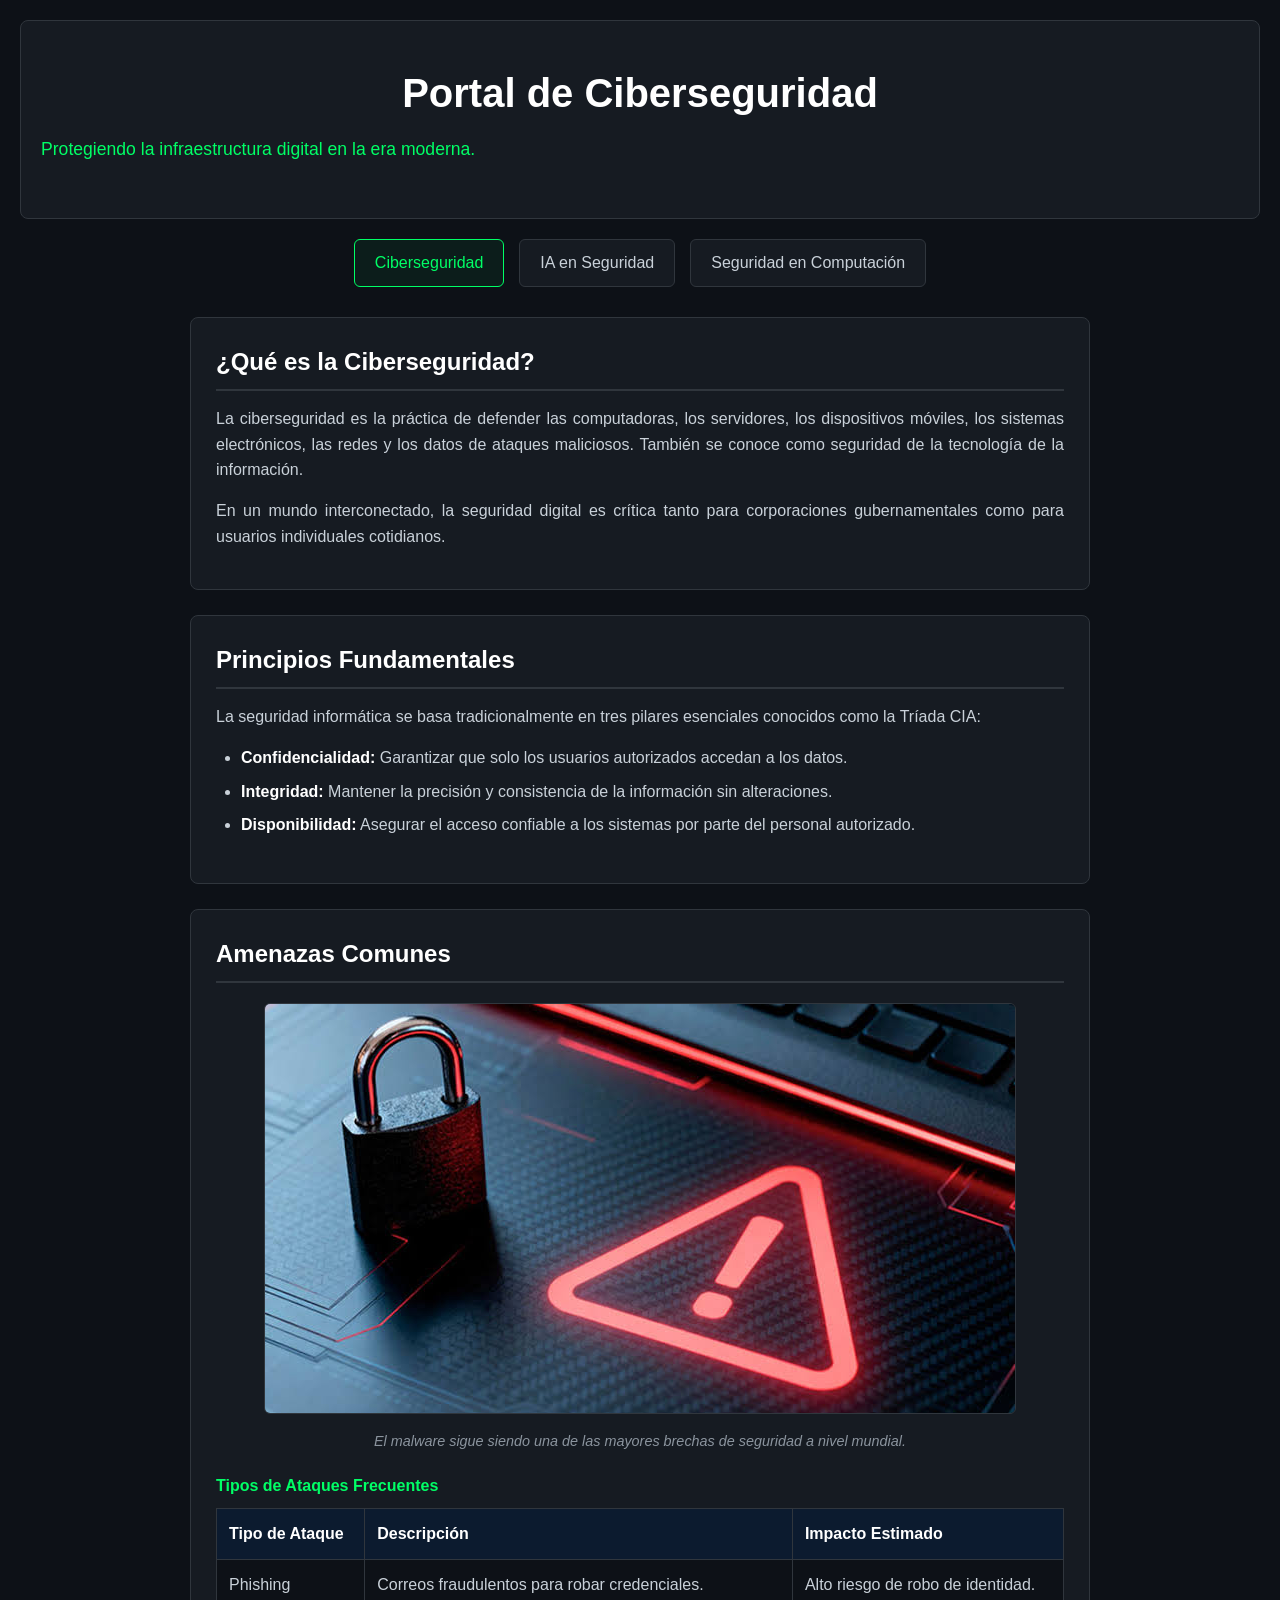
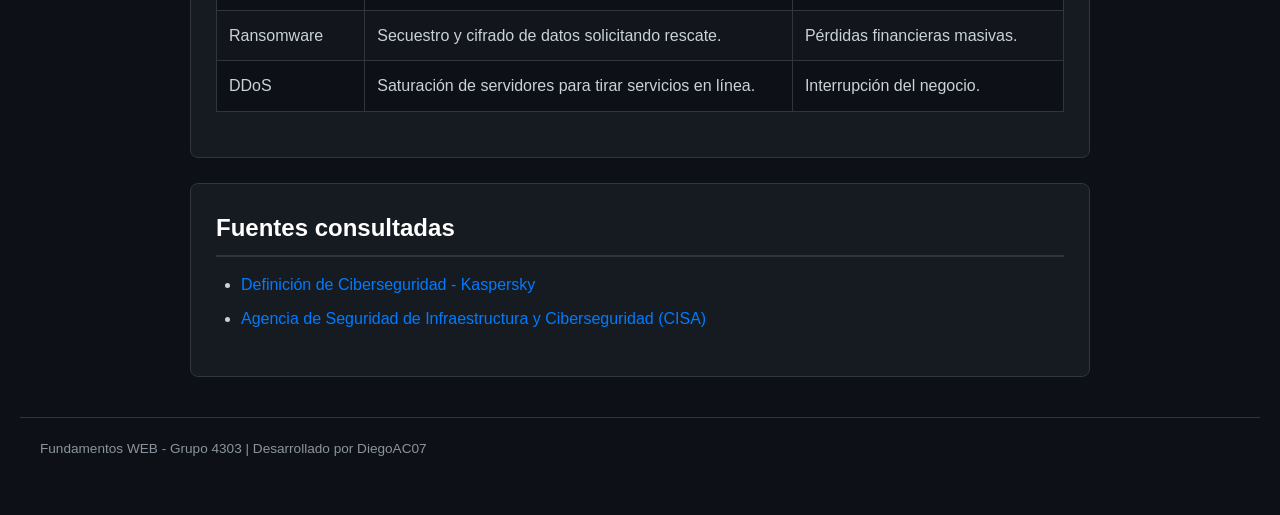
<file: index.html>
<!DOCTYPE html>
<html lang="es">
<head>
    <meta charset="UTF-8">
    <meta name="viewport" content="width=device-width, initial-scale=1.0">
    <title>Fundamentos de Ciberseguridad</title>
    <link rel="stylesheet" href="styles.css">
</head>
<body>
    <header>
        <h1>Portal de Ciberseguridad</h1>
        <p>Protegiendo la infraestructura digital en la era moderna.</p>
    </header>
    
    <nav>
        <a href="index.html" class="active">Ciberseguridad</a>
        <a href="ia.html">IA en Seguridad</a>
        <a href="computacion.html">Seguridad en Computación</a>
    </nav>
    
    <main>
        <section>
            <h2>¿Qué es la Ciberseguridad?</h2>
            <p>La ciberseguridad es la práctica de defender las computadoras, los servidores, los dispositivos móviles, los sistemas electrónicos, las redes y los datos de ataques maliciosos. También se conoce como seguridad de la tecnología de la información.</p>
            <p>En un mundo interconectado, la seguridad digital es crítica tanto para corporaciones gubernamentales como para usuarios individuales cotidianos.</p>
        </section>

        <section>
            <h2>Principios Fundamentales</h2>
            <p>La seguridad informática se basa tradicionalmente en tres pilares esenciales conocidos como la Tríada CIA:</p>
            <ul>
                <li><strong>Confidencialidad:</strong> Garantizar que solo los usuarios autorizados accedan a los datos.</li>
                <li><strong>Integridad:</strong> Mantener la precisión y consistencia de la información sin alteraciones.</li>
                <li><strong>Disponibilidad:</strong> Asegurar el acceso confiable a los sistemas por parte del personal autorizado.</li>
            </ul>
        </section>

        <section>
            <h2>Amenazas Comunes</h2>
            <figure>
                <img src="img/tema1.jpg" alt="Representación visual de un ataque de malware en una red informática">
                <figcaption>El malware sigue siendo una de las mayores brechas de seguridad a nivel mundial.</figcaption>
            </figure>
            
            <table>
                <caption>Tipos de Ataques Frecuentes</caption>
                <thead>
                    <tr>
                        <th>Tipo de Ataque</th>
                        <th>Descripción</th>
                        <th>Impacto Estimado</th>
                    </tr>
                </thead>
                <tbody>
                    <tr>
                        <td>Phishing</td>
                        <td>Correos fraudulentos para robar credenciales.</td>
                        <td>Alto riesgo de robo de identidad.</td>
                    </tr>
                    <tr>
                        <td>Ransomware</td>
                        <td>Secuestro y cifrado de datos solicitando rescate.</td>
                        <td>Pérdidas financieras masivas.</td>
                    </tr>
                    <tr>
                        <td>DDoS</td>
                        <td>Saturación de servidores para tirar servicios en línea.</td>
                        <td>Interrupción del negocio.</td>
                    </tr>
                </tbody>
            </table>
        </section>

        <section>
            <h2>Fuentes consultadas</h2>
            <ul>
                <li><a href="https://kaspersky.es" target="_blank">Definición de Ciberseguridad - Kaspersky</a></li>
                <li><a href="https://cisa.gov" target="_blank">Agencia de Seguridad de Infraestructura y Ciberseguridad (CISA)</a></li>
            </ul>
        </section>
    </main>

    <footer>
        <p>Fundamentos WEB - Grupo 4303 | Desarrollado por DiegoAC07</p>
    </footer>
</body>
</html>
</file>
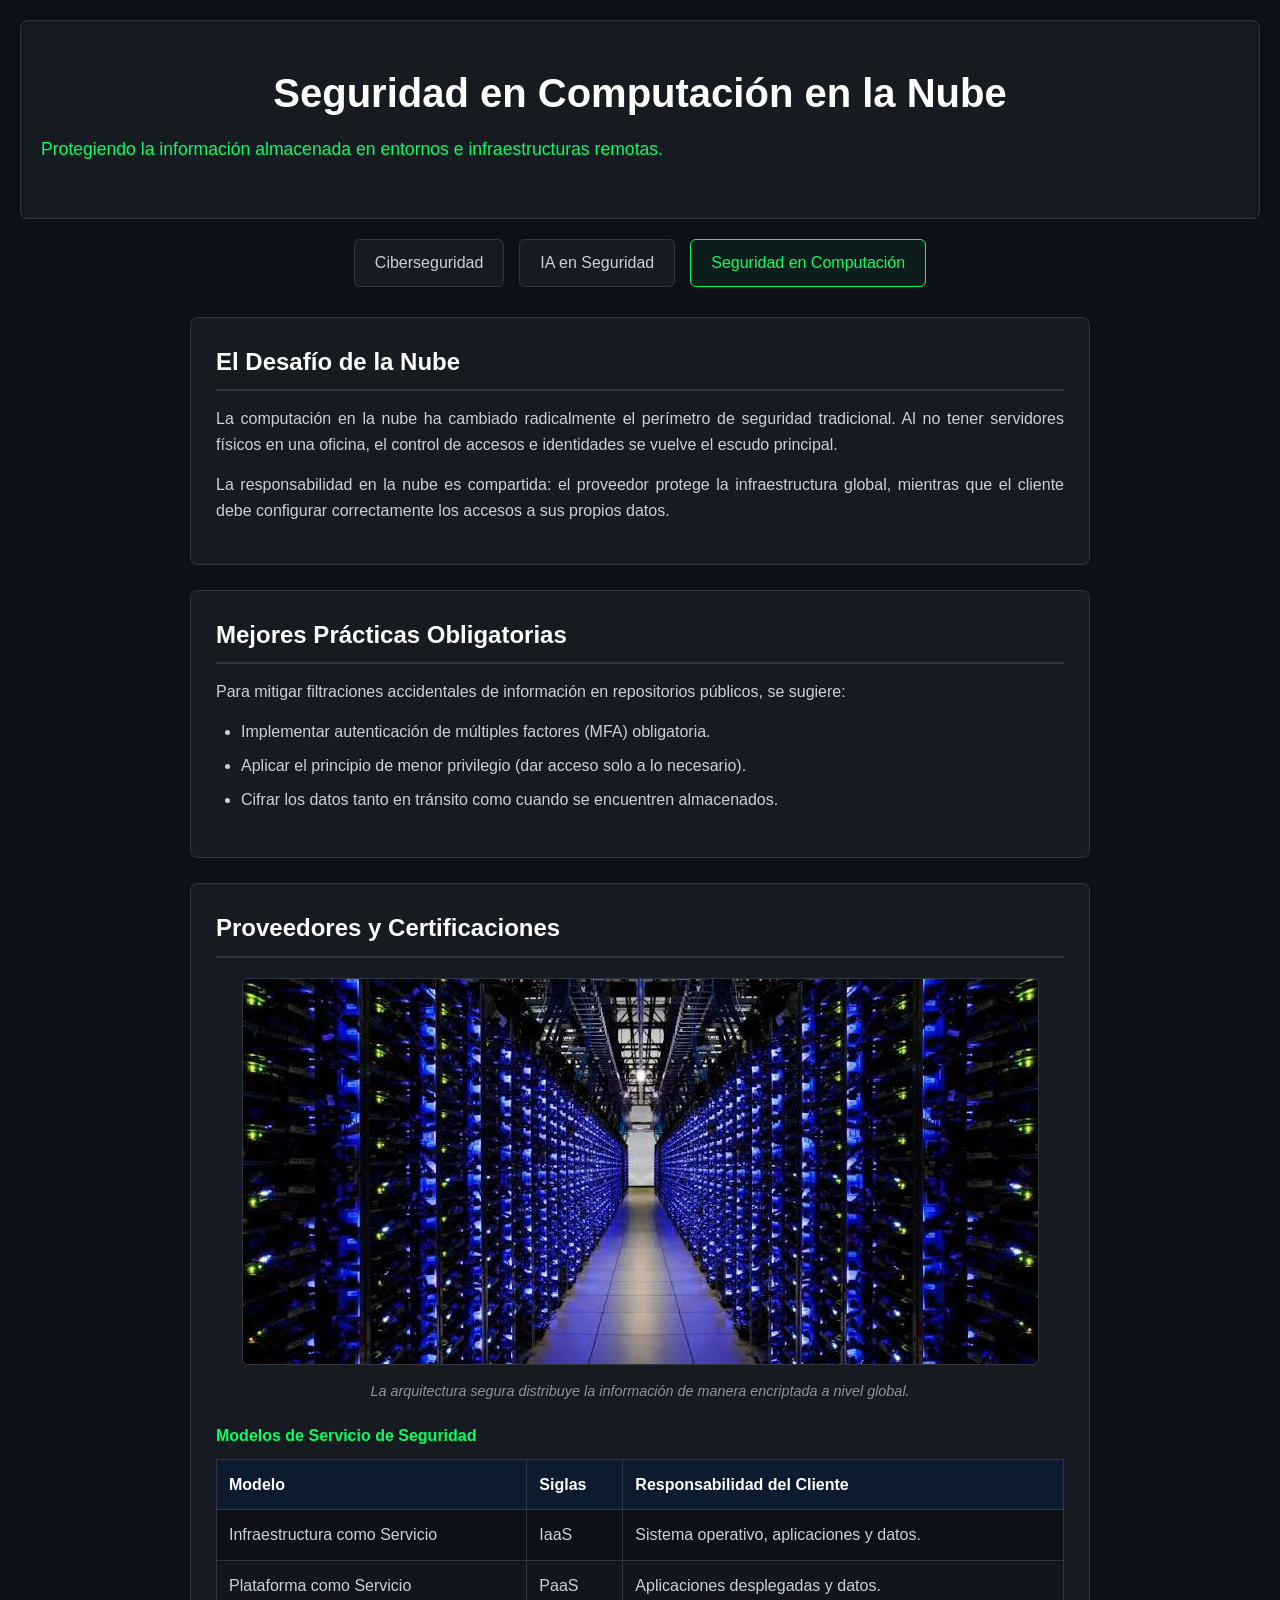
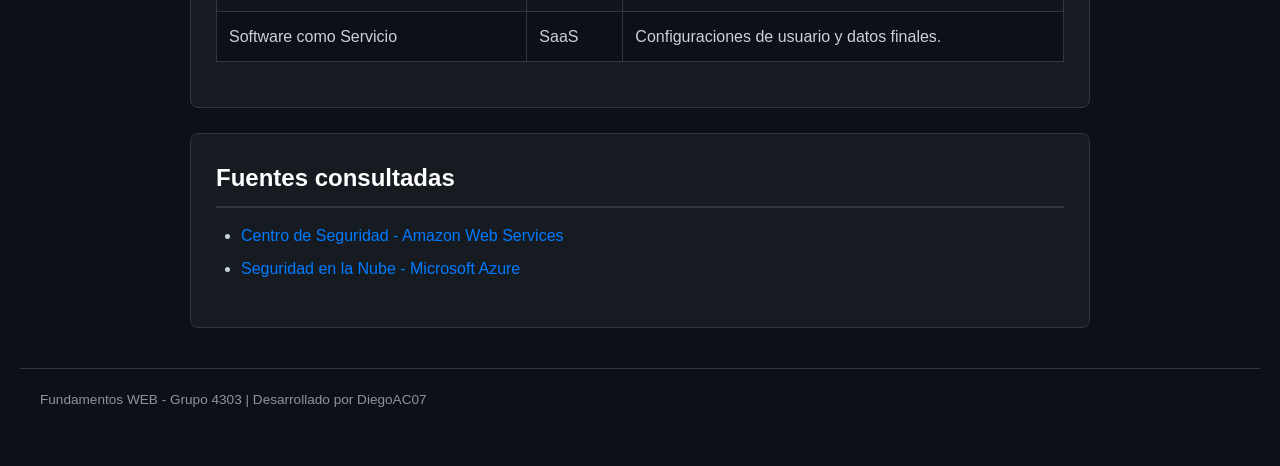
<file: computacion.html>
<!DOCTYPE html>
<html lang="es">
<head>
    <meta charset="UTF-8">
    <meta name="viewport" content="width=device-width, initial-scale=1.0">
    <title>Seguridad en la Computación en la Nube</title>
    <link rel="stylesheet" href="styles.css">
</head>
<body>
    <header>
        <h1>Seguridad en Computación en la Nube</h1>
        <p>Protegiendo la información almacenada en entornos e infraestructuras remotas.</p>
    </header>
    
    <nav>
        <a href="index.html">Ciberseguridad</a>
        <a href="ia.html">IA en Seguridad</a>
        <a href="computacion.html" class="active">Seguridad en Computación</a>
    </nav>
    
    <main>
        <section>
            <h2>El Desafío de la Nube</h2>
            <p>La computación en la nube ha cambiado radicalmente el perímetro de seguridad tradicional. Al no tener servidores físicos en una oficina, el control de accesos e identidades se vuelve el escudo principal.</p>
            <p>La responsabilidad en la nube es compartida: el proveedor protege la infraestructura global, mientras que el cliente debe configurar correctamente los accesos a sus propios datos.</p>
        </section>

        <section>
            <h2>Mejores Prácticas Obligatorias</h2>
            <p>Para mitigar filtraciones accidentales de información en repositorios públicos, se sugiere:</p>
            <ul>
                <li>Implementar autenticación de múltiples factores (MFA) obligatoria.</li>
                <li>Aplicar el principio de menor privilegio (dar acceso solo a lo necesario).</li>
                <li>Cifrar los datos tanto en tránsito como cuando se encuentren almacenados.</li>
            </ul>
        </section>

        <section>
            <h2>Proveedores y Certificaciones</h2>
            <figure>
                <img src="img/tema3.jpg" alt="Esquema lógico de almacenamiento seguro en centros de datos distribuidos">
                <figcaption>La arquitectura segura distribuye la información de manera encriptada a nivel global.</figcaption>
            </figure>
            
            <table>
                <caption>Modelos de Servicio de Seguridad</caption>
                <thead>
                    <tr>
                        <th>Modelo</th>
                        <th>Siglas</th>
                        <th>Responsabilidad del Cliente</th>
                    </tr>
                </thead>
                <tbody>
                    <tr>
                        <td>Infraestructura como Servicio</td>
                        <td>IaaS</td>
                        <td>Sistema operativo, aplicaciones y datos.</td>
                    </tr>
                    <tr>
                        <td>Plataforma como Servicio</td>
                        <td>PaaS</td>
                        <td>Aplicaciones desplegadas y datos.</td>
                    </tr>
                    <tr>
                        <td>Software como Servicio</td>
                        <td>SaaS</td>
                        <td>Configuraciones de usuario y datos finales.</td>
                    </tr>
                </tbody>
            </table>
        </section>

        <section>
            <h2>Fuentes consultadas</h2>
            <ul>
                <li><a href="https://amazon.com" target="_blank">Centro de Seguridad - Amazon Web Services</a></li>
                <li><a href="https://microsoft.com" target="_blank">Seguridad en la Nube - Microsoft Azure</a></li>
            </ul>
        </section>
    </main>

    <footer>
        <p>Fundamentos WEB - Grupo 4303 | Desarrollado por DiegoAC07</p>
    </footer>
</body>
</html>
</file>
<file: styles.css>
:root {
    --bg-principal: #0d1117;     /* 60%: Gris oscuro profundo */
    --bg-tarjetas: #161b22;      /* 30%: Gris secundario estructural */
    --color-texto: #c9d1d9;      /* Gris claro para una legibilidad óptima */
    --color-titulos: #ffffff;    /* Blanco puro para jerarquía visual */
    --acento-verde: #00ff66;     /* 10%: Verde neón tipo terminal segura */
    --acento-azul: #007bff;      /* 10%: Azul tecnológico corporativo */
    --borde-color: #30363d;
    --fuente-base: -apple-system, BlinkMacSystemFont, "Segoe UI", Helvetica, Arial, sans-serif;
}

* {
    box-sizing: border-box;
    margin: 0;
    padding: 0;
}

body {
    background-color: var(--bg-principal);
    color: var(--color-texto);
    font-family: var(--fuente-base);
    line-height: 1.6;
    padding: 20px;
}

header {
    text-align: center;
    padding: 40px 20px;
    background-color: var(--bg-tarjetas);
    border: 1px solid var(--borde-color);
    border-radius: 8px;
    margin-bottom: 20px;
}

header h1 {
    color: var(--color-titulos);
    font-size: 2.5rem;
    margin-bottom: 10px;
}

header p {
    color: var(--acento-verde);
    font-size: 1.1rem;
    font-weight: 500;
}


nav {
    display: flex;
    justify-content: center;
    gap: 15px;
    margin-bottom: 30px;
}

nav a {
    color: var(--color-texto);
    text-decoration: none;
    padding: 10px 20px;
    background-color: var(--bg-tarjetas);
    border: 1px solid var(--borde-color);
    border-radius: 6px;
    transition: all 0.3s ease;
}

nav a:hover {
    border-color: var(--acento-azul);
    color: var(--color-titulos);
}

nav a.active {
    border-color: var(--acento-verde);
    color: var(--acento-verde);
    background-color: rgba(0, 255, 102, 0.05);
}


main {
    max-width: 900px;
    margin: 0 auto;
}

section {
    background-color: var(--bg-tarjetas);
    border: 1px solid var(--borde-color);
    border-radius: 8px;
    padding: 25px;
    margin-bottom: 25px;
}

section h2 {
    color: var(--color-titulos);
    margin-bottom: 15px;
    border-bottom: 2px solid var(--borde-color);
    padding-bottom: 8px;
}

p {
    margin-bottom: 15px;
    text-align: justify;
}


ul, ol {
    margin-left: 25px;
    margin-bottom: 20px;
}

li {
    margin-bottom: 8px;
}

li strong {
    color: var(--color-titulos);
}

/*  Imagenes */
figure {
    margin: 20px 0;
    text-align: center;
}

figure img {
    max-width: 100%;
    height: auto;
    border-radius: 6px;
    border: 1px solid var(--borde-color);
}

figcaption {
    font-size: 0.9rem;
    color: #8b949e;
    margin-top: 8px;
    font-style: italic;
}

/* Tablas*/
table {
    width: 100%;
    border-collapse: collapse;
    margin: 20px 0;
    background-color: var(--bg-principal);
}

caption {
    font-weight: bold;
    margin-bottom: 10px;
    color: var(--acento-verde);
    text-align: left;
}

th, td {
    padding: 12px;
    text-align: left;
    border: 1px solid var(--borde-color);
}

th {
    background-color: rgba(0, 123, 255, 0.1);
    color: var(--color-titulos);
}

tr:nth-child(even) {
    background-color: rgba(255, 255, 255, 0.02);
}

/* Enlaces */
a {
    color: var(--acento-azul);
    text-decoration: none;
    transition: color 0.2s ease;
}

a:hover {
    color: var(--acento-verde);
    text-decoration: underline;
}


footer {
    text-align: center;
    padding: 20px;
    margin-top: 40px;
    color: #8b949e;
    font-size: 0.85rem;
    border-top: 1px solid var(--borde-color);
}
</file>
